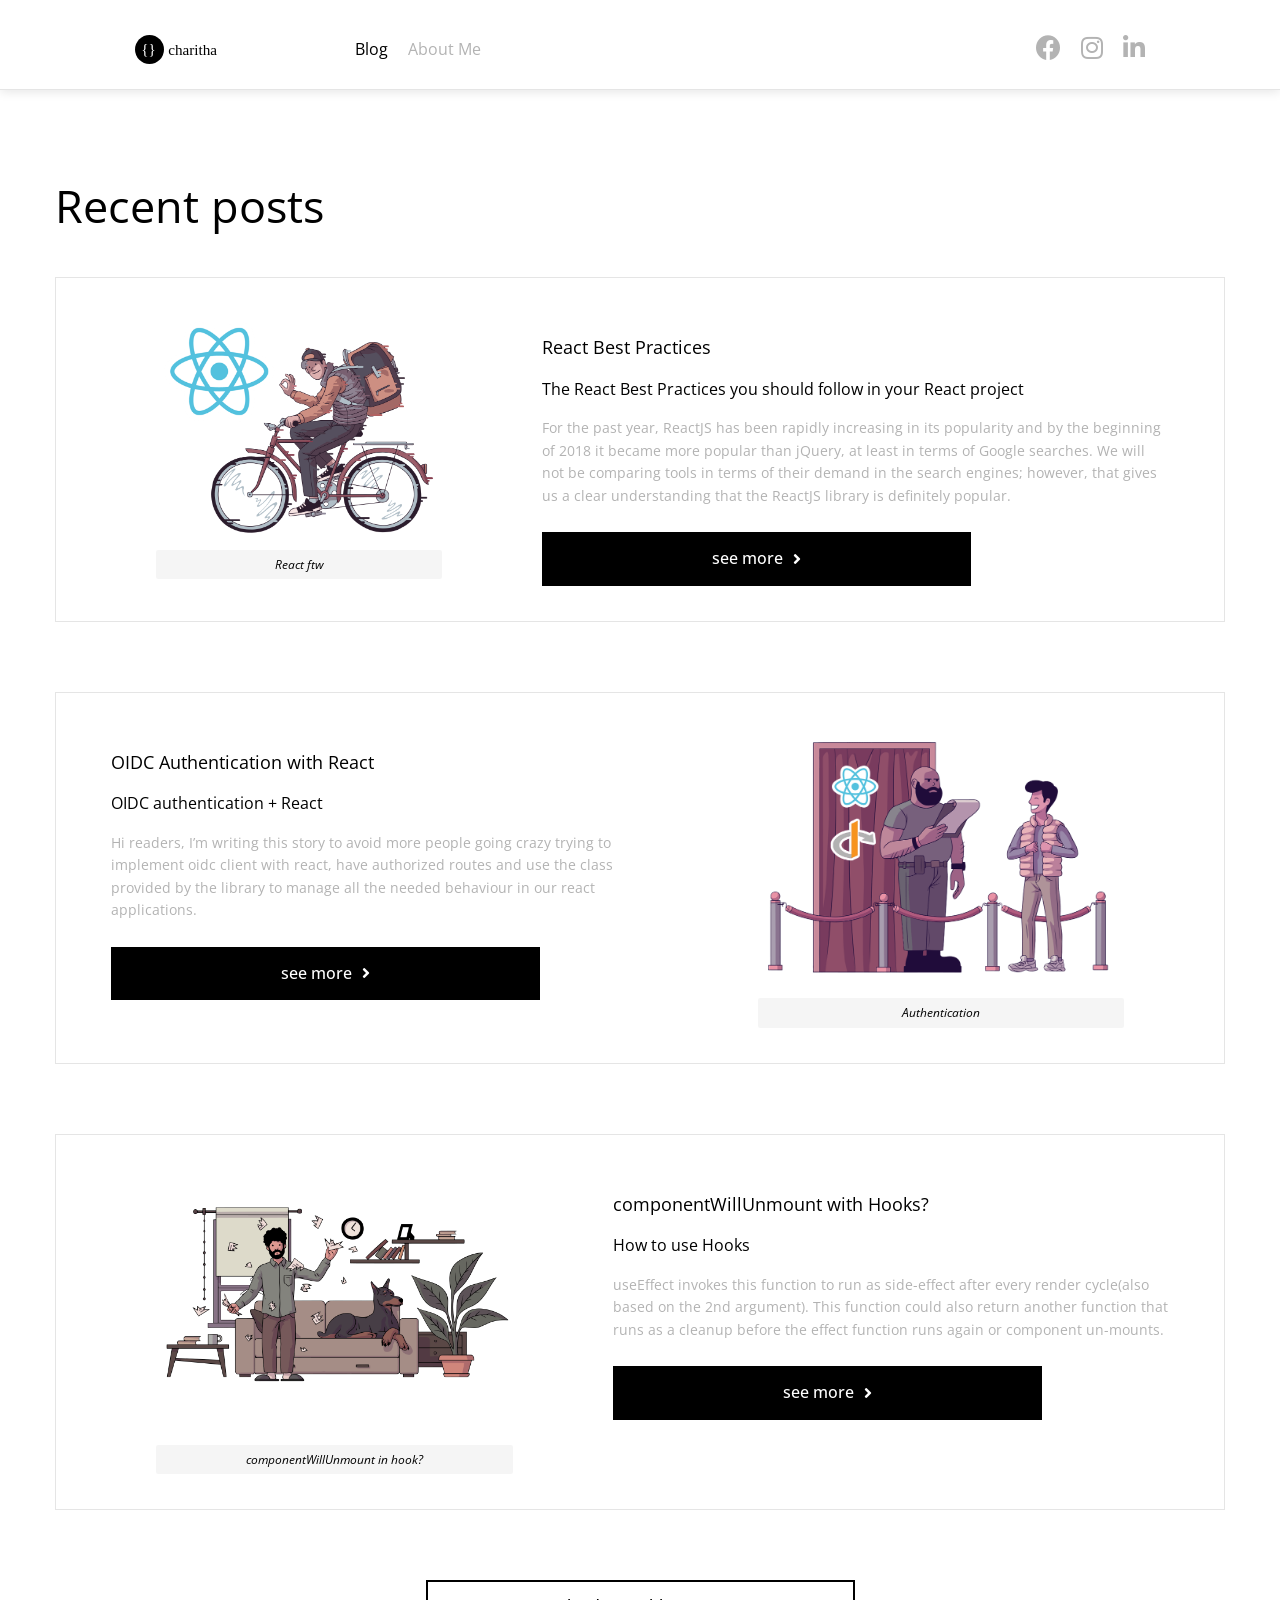
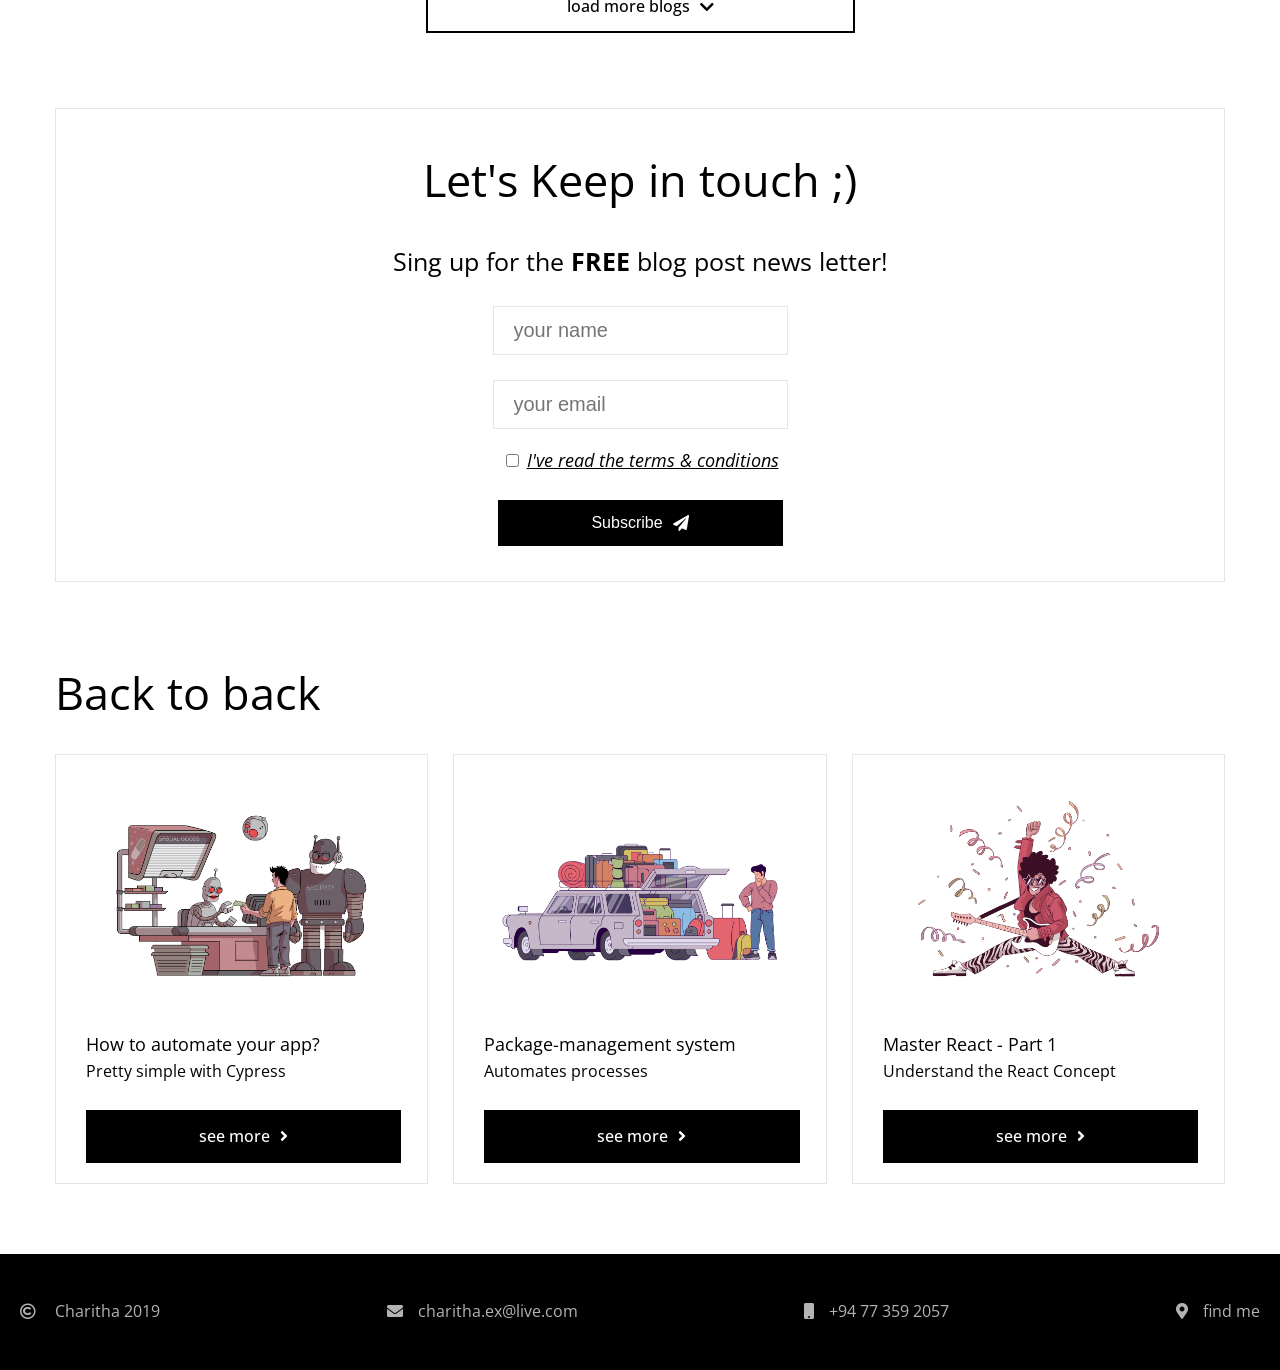
<file: index.html>
<!DOCTYPE html>
<html lang="en">
  <head>
    <meta charset="UTF-8" />
    <meta name="viewport" content="width=device-width, initial-scale=1.0" />
    <meta http-equiv="X-UA-Compatible" content="ie=edge" />
    <title>Personal blog</title>
    <link rel="stylesheet" href="./styles/pages/home.css" />
    <link
      href="https://fonts.googleapis.com/css?family=Open+Sans:300,400,600,700&display=swap"
      rel="stylesheet"
    />
    <link
      rel="stylesheet"
      href="https://cdnjs.cloudflare.com/ajax/libs/font-awesome/5.11.2/css/all.css"
    />
  </head>
  <body>
    <div class="home-page">
      <header>
        <nav id="menu">
          <ul>
            <li class="logo">
              <figure>
                <img src="./assets/dummy/site-logo.svg" alt="logo" />
              </figure>
            </li>
            <li><a href="index.html" class="current">Blog</a></li>
            <li><a href="#">About Me</a></li>
            <li class="socials">
              <ul>
                <li>
                  <a
                    href="https://www.facebook.com/charitha.goonewardena"
                    target="_blank"
                    ><i class="fab fa-facebook"></i
                  ></a>
                </li>
                <li>
                  <a href="#"><i class="fab fa-instagram"></i></a>
                </li>
                <li>
                  <a
                    href="https://www.linkedin.com/in/charitha-g/"
                    target="_blank"
                    ><i class="fab fa-linkedin-in"></i
                  ></a>
                </li>
              </ul>
            </li>
            <li class="icon" href="javascript:void(0);" onclick="myFunction()">
              <i class="fas fa-bars"></i>
            </li>
          </ul>
        </nav>
      </header>

      <section class="container">
        <section class="recent-posts">
          <h1>Recent posts</h1>

          <article>
            <figure>
              <img
                src="./assets//dummy/eastwood-order-completed.png"
                alt="blog-image"
              />
              <figcaption>React ftw</figcaption>
            </figure>
            <section class="content">
              <h2 class="title">React Best Practices</h2>
              <h3 class="sub-title">
                The React Best Practices you should follow in your React project
              </h3>
              <p class="summary">
                For the past year, ReactJS has been rapidly increasing in
                its popularity and by the beginning of 2018 it became more
                popular than jQuery, at least in terms of Google searches. We
                will not be comparing tools in terms of their demand in the
                search engines; however, that gives us a clear understanding
                that the ReactJS library is definitely popular.
              </p>
              <a href="./pages/blog-post.html" class="btn">
                see more <i class="fas fa-angle-right"></i>
              </a>
            </section>
          </article>

          <article>
            <figure>
              <img
                src="./assets//dummy/eastwood-delivery.png"
                alt="blog-image"
              />
              <figcaption>Authentication</figcaption>
            </figure>
            <section class="content">
              <h2 class="title">OIDC Authentication with React</h2>
              <h3 class="sub-title">OIDC authentication + React</h3>
              <p class="summary">
                Hi readers, I’m writing this story to avoid more people going
                crazy trying to implement oidc client with react, have
                authorized routes and use the class provided by the library to
                manage all the needed behaviour in our react applications.
              </p>
              <a href="./pages/blog-post.html" class="btn"
                >see more <i class="fas fa-angle-right"></i
              ></a>
            </section>
          </article>

          <article>
            <figure>
              <img
                src="./assets//dummy/eastwood-unsubscribed.png"
                alt="blog-image"
              />
              <figcaption>componentWillUnmount in hook?</figcaption>
            </figure>
            <section class="content">
              <h2 class="title">componentWillUnmount with Hooks?</h2>
              <h3 class="sub-title">How to use Hooks</h3>
              <p class="summary">
                useEffect invokes this function to run as side-effect after
                every render cycle(also based on the 2nd argument). This
                function could also return another function that runs as a
                cleanup before the effect function runs again or component
                un-mounts.
              </p>
              <a href="./pages/blog-post.html" class="btn"
                >see more <i class="fas fa-angle-right"></i
              ></a>
            </section>
          </article>

          <section class="more-blogs">
            <a class="btn" href="#"
              >load more blogs<i class="fas fa-chevron-down"></i>
            </a>
          </section>
        </section>

        <section class="subscribe">
          <h1>Let's Keep in touch ;)</h1>
          <p>Sing up for the <strong>FREE</strong> blog post news letter!</p>
          <input type="text" placeholder="your name" />
          <input type="email" placeholder="your email" />
          <label>
            <input type="checkbox" value="" />
            <ins><i> I've read the terms & conditions </i></ins>
          </label>
          <button class="btn subs-btn">
            Subscribe<i class="fas fa-paper-plane"></i>
          </button>
        </section>

        <section class="old-posts">
          <h1>Back to back</h1>
          <div class="posts-wrapper">
            <article>
              <figure>
                <img
                  src="./assets//dummy/payment-processed-2.png"
                  alt="blog-image"
                />
              </figure>
              <section class="content">
                <h2>How to automate your app?</h2>
                <h3>Pretty simple with Cypress</h3>
                <a href="./pages/blog-post.html" class="btn">
                  see more
                  <i class="fas fa-angle-right"></i>
                </a>
              </section>
            </article>

            <article>
              <figure>
                <img
                  src="./assets//dummy/eastwood-downloading.png"
                  alt="blog-image"
                />
              </figure>
              <section class="content">
                <h2>Package-management system</h2>
                <h3>Automates processes</h3>
                <a href="./pages/blog-post.html" class="btn">
                  see more
                  <i class="fas fa-angle-right"></i>
                </a>
              </section>
            </article>

            <article>
              <figure>
                <img src="./assets//dummy/eastwood-done.png" alt="blog-image" />
              </figure>
              <section class="content">
                <h2>Master React - Part 1</h2>
                <h3>Understand the React Concept</h3>
                <a href="./pages/blog-post.html" class="btn">
                  see more
                  <i class="fas fa-angle-right"></i>
                </a>
              </section>
            </article>
          </div>
        </section>
      </section>

      <footer>
        <ul>
          <li><i class="far fa-copyright"></i> Charitha 2019</li>
          <li><i class="fas fa-envelope"></i>charitha.ex@live.com</li>
          <li><i class="fas fa-mobile"></i>+94 77 359 2057</li>
          <li><i class="fas fa-map-marker-alt"></i>find me</li>
        </ul>
      </footer>
    </div>

    <script>
      function myFunction() {
        var x = document.getElementById("menu");
        console.log("menu clicked");
        console.log(x.className);
        if (x.className === "") {
          x.className += " responsive";
        } else {
          x.className = "";
        }
      }
    </script>
  </body>
</html>
</file>
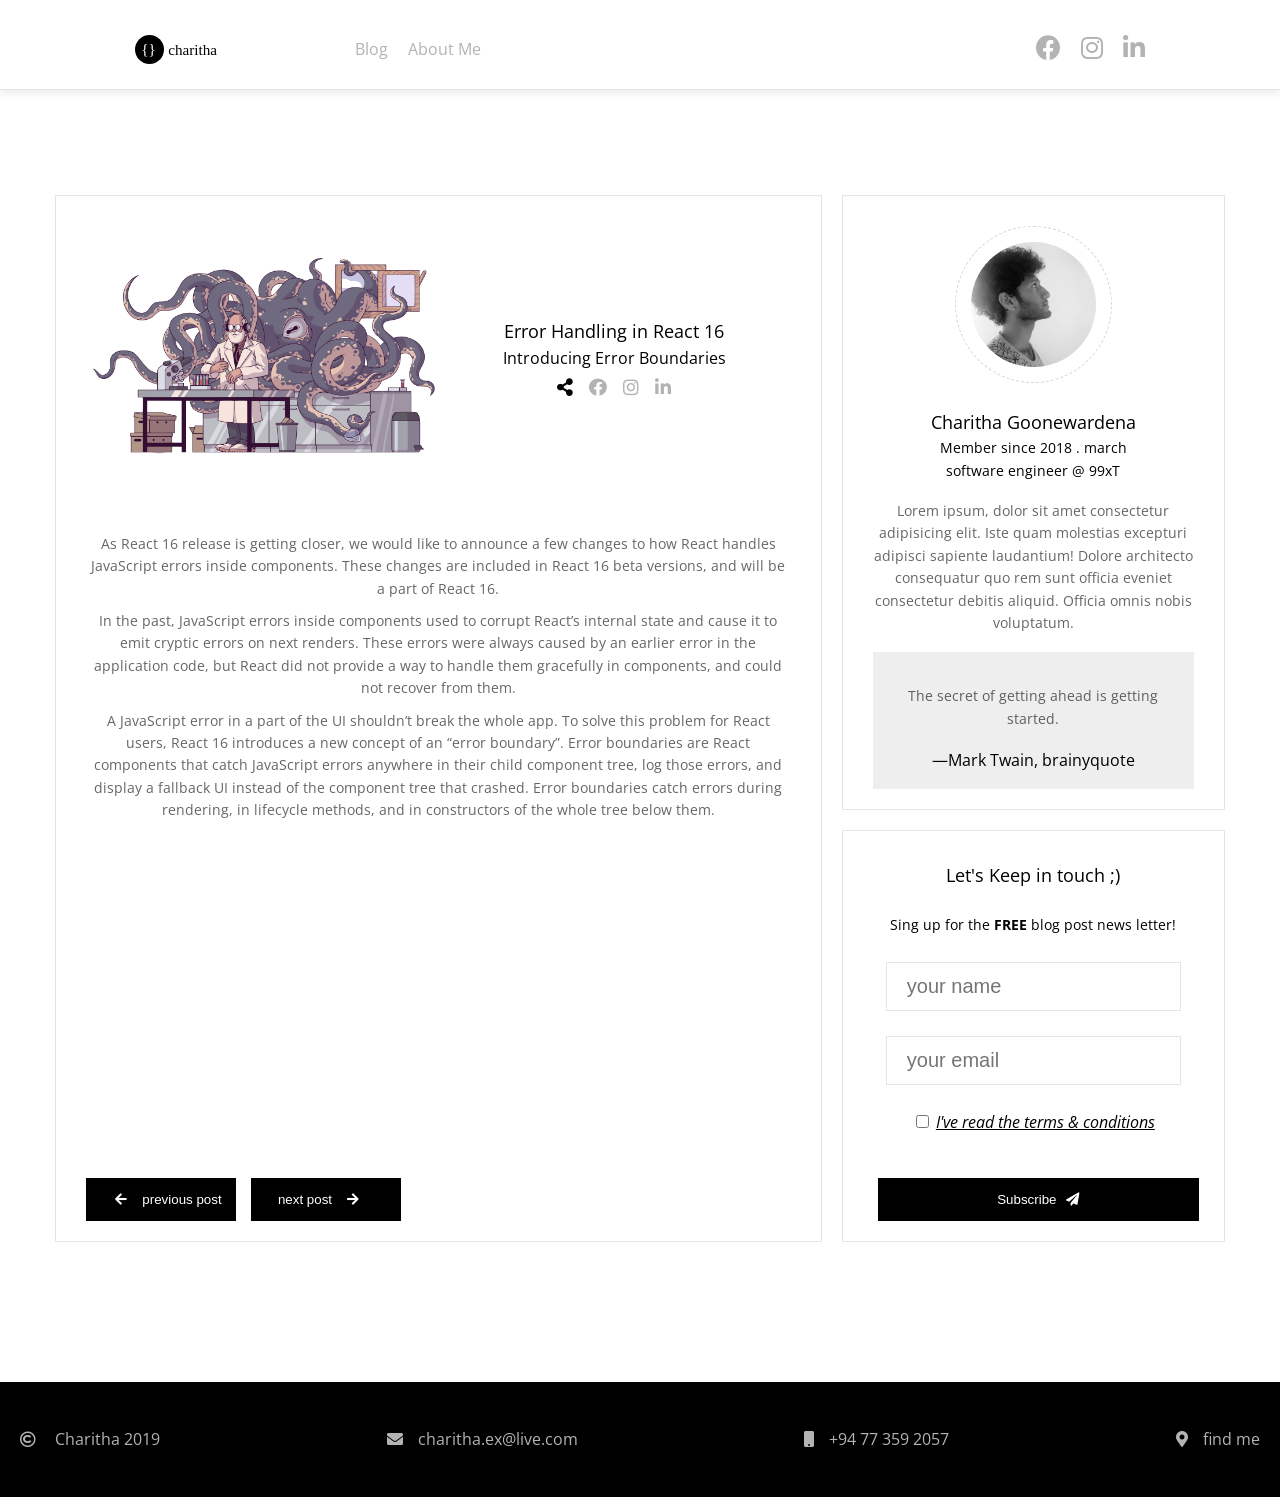
<file: pages/blog-post.html>
<!DOCTYPE html>
<html lang="en">
  <head>
    <meta charset="UTF-8" />
    <meta name="viewport" content="width=device-width, initial-scale=1.0" />
    <meta http-equiv="X-UA-Compatible" content="ie=edge" />
    <title>Personal blog - blog #1</title>
    <link rel="stylesheet" href="../styles/pages/blog-post.css" />
    <link
      href="https://fonts.googleapis.com/css?family=Open+Sans:300,400,600,700&display=swap"
      rel="stylesheet"
    />
    <link
      rel="stylesheet"
      href="https://cdnjs.cloudflare.com/ajax/libs/font-awesome/5.11.2/css/all.css"
    />
  </head>
  <body>
    <div class="blog-post-page">
      <header>
        <nav id="menu">
          <ul>
            <li class="logo">
              <figure>
                <img src="../assets/dummy/site-logo.svg" alt="logo">
              </figure>
            </li>
            <li><a href="../index.html">Blog</a></li>
            <li><a href="#">About Me</a></li>
            <li class="socials">
              <ul>
                <li>
                  <a href="https://www.facebook.com/charitha.goonewardena" target="_blank"><i class="fab fa-facebook"></i></a>
                </li>
                <li>
                  <a href="#"><i class="fab fa-instagram"></i></a>
                </li>
                <li>
                  <a href="https://www.linkedin.com/in/charitha-g/" target="_blank"><i class="fab fa-linkedin-in"></i></a>
                </li>
              </ul>
            </li>
            <li class="icon" href="javascript:void(0);" onclick="myFunction()">
              <i class="fas fa-bars"></i>
            </li>
          </ul>
        </nav>
      </header>

      <section class="container">
        <section class="blog-post">
          <div class="header">
            <figure>
              <img src="../assets/dummy/eastwood-fatal-error.png" alt="blog-image" />
            </figure>
            <div class="titles">
              <h2>Error Handling in React 16</h2>
              <h3>Introducing Error Boundaries</h3>
                <ul class="socials">
                  <li><i class="fas fa-share-alt"></i></li>
                  <li>
                    <i class="fab fa-facebook"></i>
                  </li>
                  <li>
                    <i class="fab fa-instagram"></i>
                  </li>
                  <li>
                    <i class="fab fa-linkedin-in"></i>
                  </li>
                </ul>
            </div>
          </div>
          <div class="description">
            <p>
              As React 16 release is getting closer, we would like to announce a few changes to how React handles JavaScript errors inside components. These changes are included in React 16 beta versions, and will be a part of React 16.
            </p>
            <p>
              In the past, JavaScript errors inside components used to corrupt React’s internal state and cause it to emit cryptic errors on next renders. These errors were always caused by an earlier error in the application code, but React did not provide a way to handle them gracefully in components, and could not recover from them.
            </p>
            <p>
              A JavaScript error in a part of the UI shouldn’t break the whole app. To solve this problem for React users, React 16 introduces a new concept of an “error boundary”.

Error boundaries are React components that catch JavaScript errors anywhere in their child component tree, log those errors, and display a fallback UI instead of the component tree that crashed. Error boundaries catch errors during rendering, in lifecycle methods, and in constructors of the whole tree below them.
            </p>
          </div>
          <div class="posts-navigation">
            <button class="btn"> <i class="fas fa-arrow-left"></i> previous post</button class="btn">
            <button class="btn">next post <i class="fas fa-arrow-right"></i></button>
          </div>
        </section>
        <section class="author">
          <figure>
            <img src="../assets/dummy/author.jpg" alt="author-image" />
          </figure>
          <h2>Charitha Goonewardena</h2>
          <h3>Member since 2018 . march</h3>
          <h3>software engineer @ 99xT</h3>
          <p>
            Lorem ipsum, dolor sit amet consectetur adipisicing elit. Iste quam
            molestias excepturi adipisci sapiente laudantium! Dolore architecto
            consequatur quo rem sunt officia eveniet consectetur debitis
            aliquid. Officia omnis nobis voluptatum.
          </p>
          <blockquote
            cite="https://www.brainyquote.com/quotes/mark_twain_118964?src=t_motivational"
          >
            <p>
              The secret of getting ahead is getting started.
            </p>
            <footer>—Mark Twain, <cite>brainyquote</cite></footer>
          </blockquote>
        </section>
        <section class="subscribe">
          <h1>Let's Keep in touch ;)</h1>
          <p>Sing up for the <strong>FREE</strong> blog post news letter!</p>
          <input type="text" placeholder="your name" />
          <input type="email" placeholder="your email" />
          <label>
            <input type="checkbox" value="" />
            <ins><i> I've read the terms & conditions </i></ins>
          </label>
          <button class="btn subs-btn">
            Subscribe<i class="fas fa-paper-plane"></i>
          </button>
        </section>
      </section>

      <footer>
        <ul>
          <li><i class="far fa-copyright"></i> Charitha 2019</li>
          <li><i class="fas fa-envelope"></i>charitha.ex@live.com</li>
          <li><i class="fas fa-mobile"></i>+94 77 359 2057</li>
          <li><i class="fas fa-map-marker-alt"></i>find me</li>
        </ul>
      </footer>

      <script>
        function myFunction() {
          var x = document.getElementById("menu");
          console.log("menu clicked");
          console.log(x.className);
          if (x.className === "") {
            x.className += " responsive";
          } else {
            x.className = "";
          }
        }
      </script>
    </div>
  </body>
</html>
</file>
<file: styles/pages/home.css>
/* imports common/reusable styles */
@import "../base/reset.css"; /* removes browser default styles */
@import "../base/typography.css"; /* add styles related to font face */
@import "../base/container.css"; /* add styles related to header */
@import "../components/header.css"; /* add styles related to header */
@import "../components/button.css"; /* add styles related to buttons */
@import "../components/input.css"; /* add styles related to buttons */
@import "../components/subscribe.css"; /* add styles related to buttons */
@import "../components/footer.css"; /* add styles related to footer */

/* Grid layout of the home page */
.home-page {
  display: grid;
  grid-template-columns: 1fr;
  grid-template-areas:
    "header"
    "main"
    "footer";
}

header {
  grid-area: header;
}

.container {
  grid-area: main;
}

footer {
  grid-area: footer;
}

/* Rest of the styles*/

.recent-posts {
  margin-top: 80px;
}

.recent-posts h1 {
  margin: 25px 0;
}

.recent-posts article {
  border: 1px solid rgba(0, 0, 0, 0.1);
  margin: 35px 0;
  padding: 30px 30px 20px 30px;
  transition: all 0.3s ease-out;
}

.recent-posts article:hover {
  box-shadow: 0 10px 20px 0 rgba(0, 0, 0, 0.1);
}

article figure {
  width: 100%;
}

figure img {
  width: 100%;
}

article .content {
  display: flex;
  flex-direction: column;
  align-items: center;
}

article .title {
  margin-top: 20px;
}

article .sub-title {
  margin-top: 15px;
}

article .summary {
  margin-top: 15px;
  color: rgba(0, 0, 0, 0.3);
  text-align: center;
}

article .btn {
  margin-top: 25px;
}

article figure  figcaption{
  text-align: center;
  background: rgba(0, 0, 0, 0.04);
  border-radius: 2px;
  font-style: italic;
  font-size: 12px;
  padding: 5px 0;
}

.more-blogs {
  margin: 35px 0 75px 0;
  display: flex;
  justify-content: center;
}

.more-blogs a {
  background-color: white;
  color: black;
}

.old-posts h1 {
  margin: 25px 0;
}

.old-posts article {
  border: 1px solid rgba(0, 0, 0, 0.1);
  margin: 35px 0;
  padding: 30px 30px 20px 30px;
  transition: all 0.3s ease-out;
}

.old-posts article:hover {
  box-shadow: 0 10px 20px 0 rgba(0, 0, 0, 0.1);
}


@media screen and (min-width: 600px) {
  h1 {
    text-align: left;
  }

  a.btn {
    max-width: 425px;
  }

  .recent-posts {
    margin-top: 120px;
  }

  
  .recent-posts article {
    display: flex;
    padding: 35px 55px;
    margin-bottom: 70px;
  }

  article:nth-child(3) {
    flex-direction: row-reverse;
  }

  article figure {
    margin: 0 100px 0 45px;
  }

 
  article:nth-child(3) figure {
    margin: 0 45px 0 100px;
  }

  article .content {
    align-items: inherit;
  }

  .content .summary {
    text-align: initial;
  }

  .old-posts {
    margin-top: 75px;
  }

  .old-posts .posts-wrapper {
    display: flex;
  }

  .old-posts .posts-wrapper article {
    position: relative;
    margin: 0 25px 0 0;
  }
  .old-posts .posts-wrapper article:nth-child(3) {
    margin-right: 0;
  }

  .old-posts .posts-wrapper article figure {
    margin: 0;
    min-height: 245px;
  }
}
</file>
<file: styles/pages/blog-post.css>
/* imports common/reusable styles */
@import "../base/reset.css"; /* removes browser default styles */
@import "../base/typography.css"; /* add styles related to font face */
@import "../base/container.css"; /* add styles related to header */
@import "../components/header.css"; /* add styles related to header */
@import "../components/button.css"; /* add styles related to buttons */
@import "../components/input.css"; /* add styles related to buttons */
@import "../components/footer.css"; /* add styles related to footer */

/* Grid layout of the home page */
.blog-post-page {
  display: grid;
  grid-template-columns: 1fr;
  grid-template-areas:
    "header"
    "main"
    "footer";
}

header {
  grid-area: header;
}

.container {
  grid-area: main;
  margin: 70px auto;
}

.author {
  border: 1px solid rgba(0, 0, 0, 0.1);
  margin-top: 20px;
  padding: 30px 30px 20px 30px;
  transition: all 0.3s ease-out;
}

footer {
  grid-area: footer;
}

.blog-post {
  position: relative;
  border: 1px solid rgba(0, 0, 0, 0.1);
  padding: 30px 30px 20px 30px;
  transition: all 0.3s ease-out;
}

.blog-post figure {
  width: 100%;
}

.blog-post figure img {
  width: 100%;
}

.blog-post .titles {
  text-align: center;
  margin-top: 15px;
}

.blog-post .titles ul {
  display: flex;
  justify-content: center;
}

.titles ul li {
  margin: 5px 8px;
}

.titles ul li i {
  font-size: 18px;
  cursor: pointer;
  color: #b3b3b3;
  transition: all 0.5s ease;
}

.titles .socials li:first-child i {
  color: black;
}

.titles ul li i:hover {
  font-size: 18px;
  cursor: pointer;
  color: black;
}

.blog-post .description {
  text-align: center;
  color: rgba(0, 0, 0, 0.603);
  margin-bottom: 65px;
}

.blog-post .description p {
  margin: 10px 0;
}

.blog-post .posts-navigation {
  position: absolute;
  bottom: 20px;
  display: flex;
}

.posts-navigation .btn {
  width: 150px;
  margin-right: 15px;
}
.posts-navigation .btn i {
  margin: 0 15px;
}

.author {
  text-align: center;
}

.author figure {
  width: 125px;
  margin: auto;
  margin-bottom: 25px;
  padding: 15px;
  border-radius: 50%;
  line-height: 0;
  border: 1px dashed rgba(0, 0, 0, 0.171);
}

.author figure img {
  width: 100%;
  border-radius: 50%;
  filter: grayscale(100%);
}

.author h3 {
  font-size: 14px;
}

.author p {
  color: rgba(0, 0, 0, 0.603);
  margin-bottom: 18px;
  margin-top: 18px;
}

.author blockquote {
  padding: 15px;
  background: #eee;
}

.author footer {
  background: #eee;
  margin: 0;
}

.subscribe {
  border: 1px solid rgba(0, 0, 0, 0.1);
  display: flex;
  flex-direction: column;
  align-items: center;
  padding: 30px 30px 20px 30px;
  margin-top: 20px;
}
.subscribe * {
  margin-bottom: 25px;
}

.subscribe h1 {
  font-size: 18px;
}

.subscribe .btn {
  margin: 0 0 0 10px;
}
.subscribe .btn i {
  margin: 0 0 0 10px;
}

@media screen and (min-width: 600px) {
  .blog-post-page {
    display: grid;
    grid-template-columns: 1fr;
    grid-template-areas:
      "header"
      "main"
      "footer";
  }
  .container {
    display: grid;
    grid-template-columns: 2fr 1fr;
    grid-template-areas:
      "blog author"
      "blog subscribe";
    grid-gap: 20px;
  }

  .container {
    grid-area: main;
    margin-top: 145px;
  }

  .blog-post {
    grid-area: blog;
    display: flex;
    flex-direction: column;
  }

  .author {
    grid-area: author;
    margin-top: 0;
  }

  .subscribe {
    grid-area: subscribe;
    margin-top: 0;
  }

  .blog-post .header {
    display: flex;
  }

  .header figure {
    flex: 1;
  }

  .header .titles {
    flex: 1;
    margin: 0;
    display: flex;
    flex-direction: column;
    justify-content: center;
  }

  .blog-post .description {
    margin-top: 25px;
  }
}
</file>
